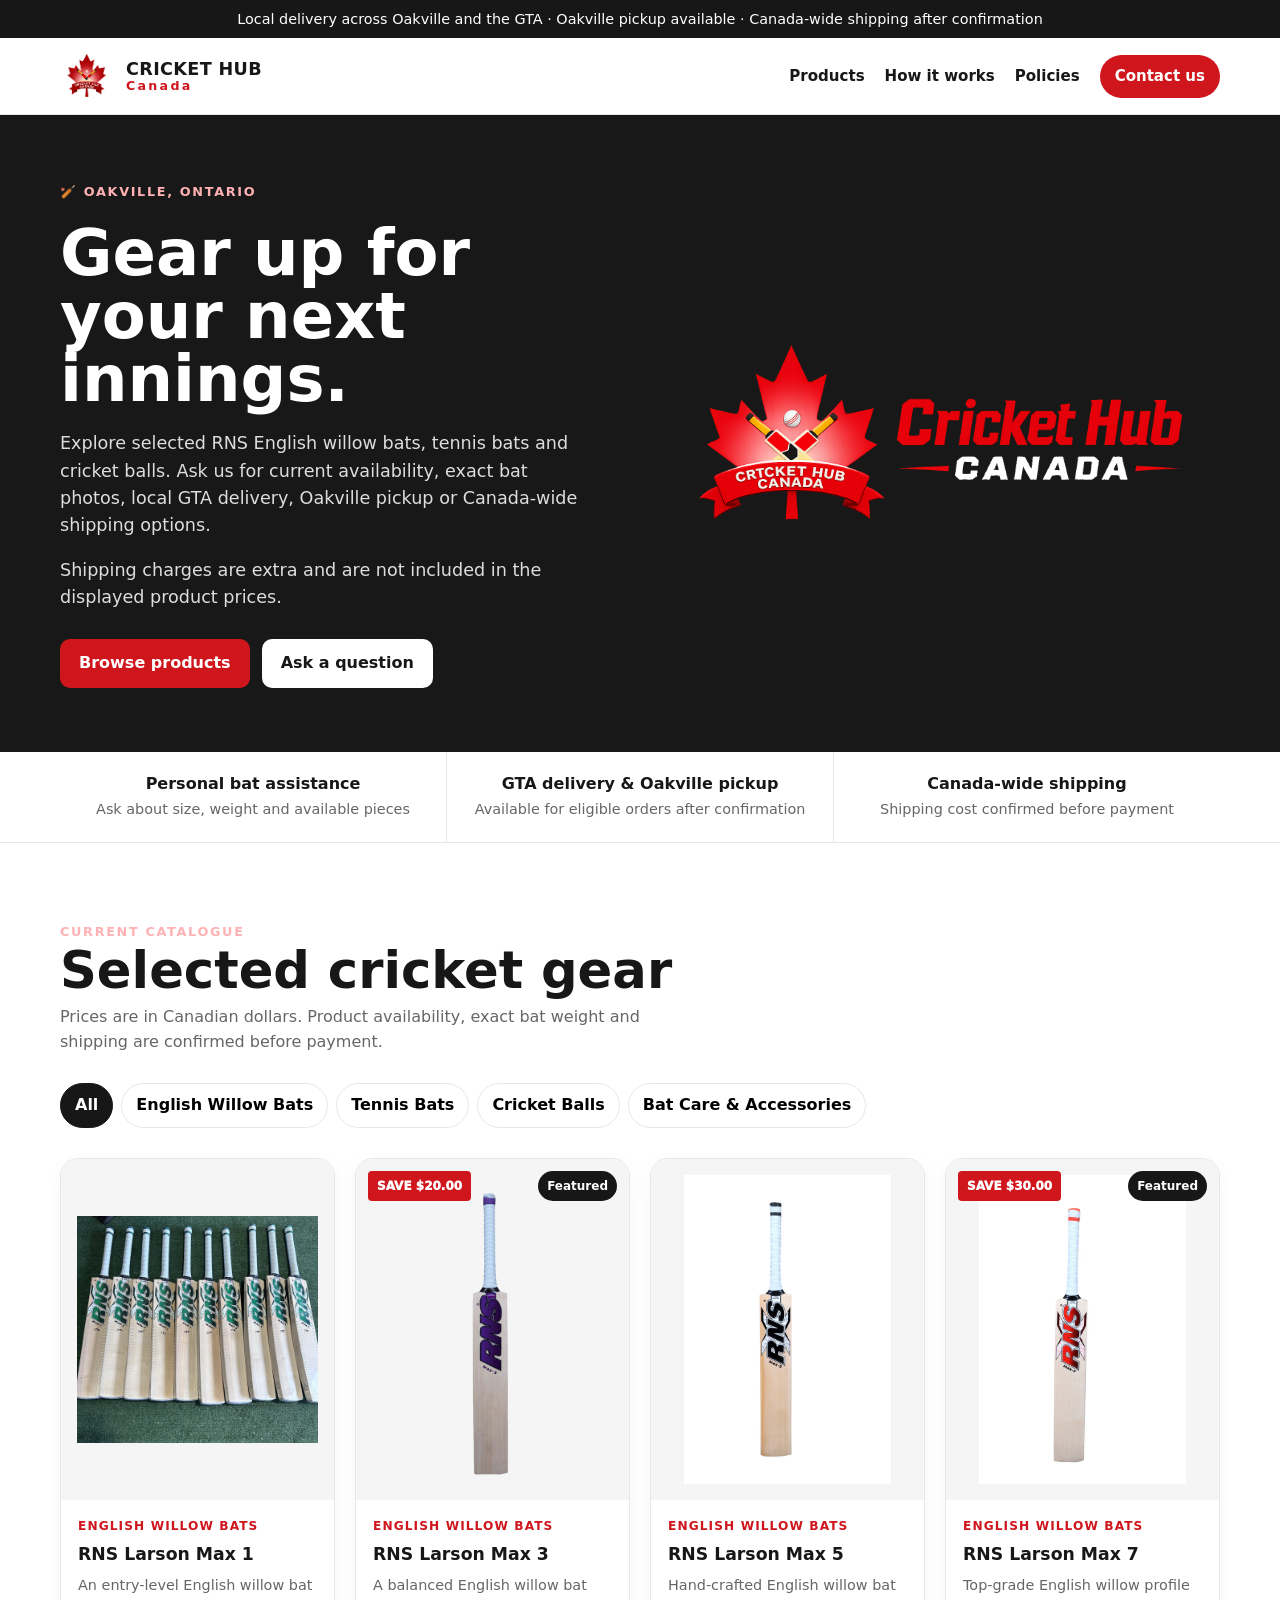
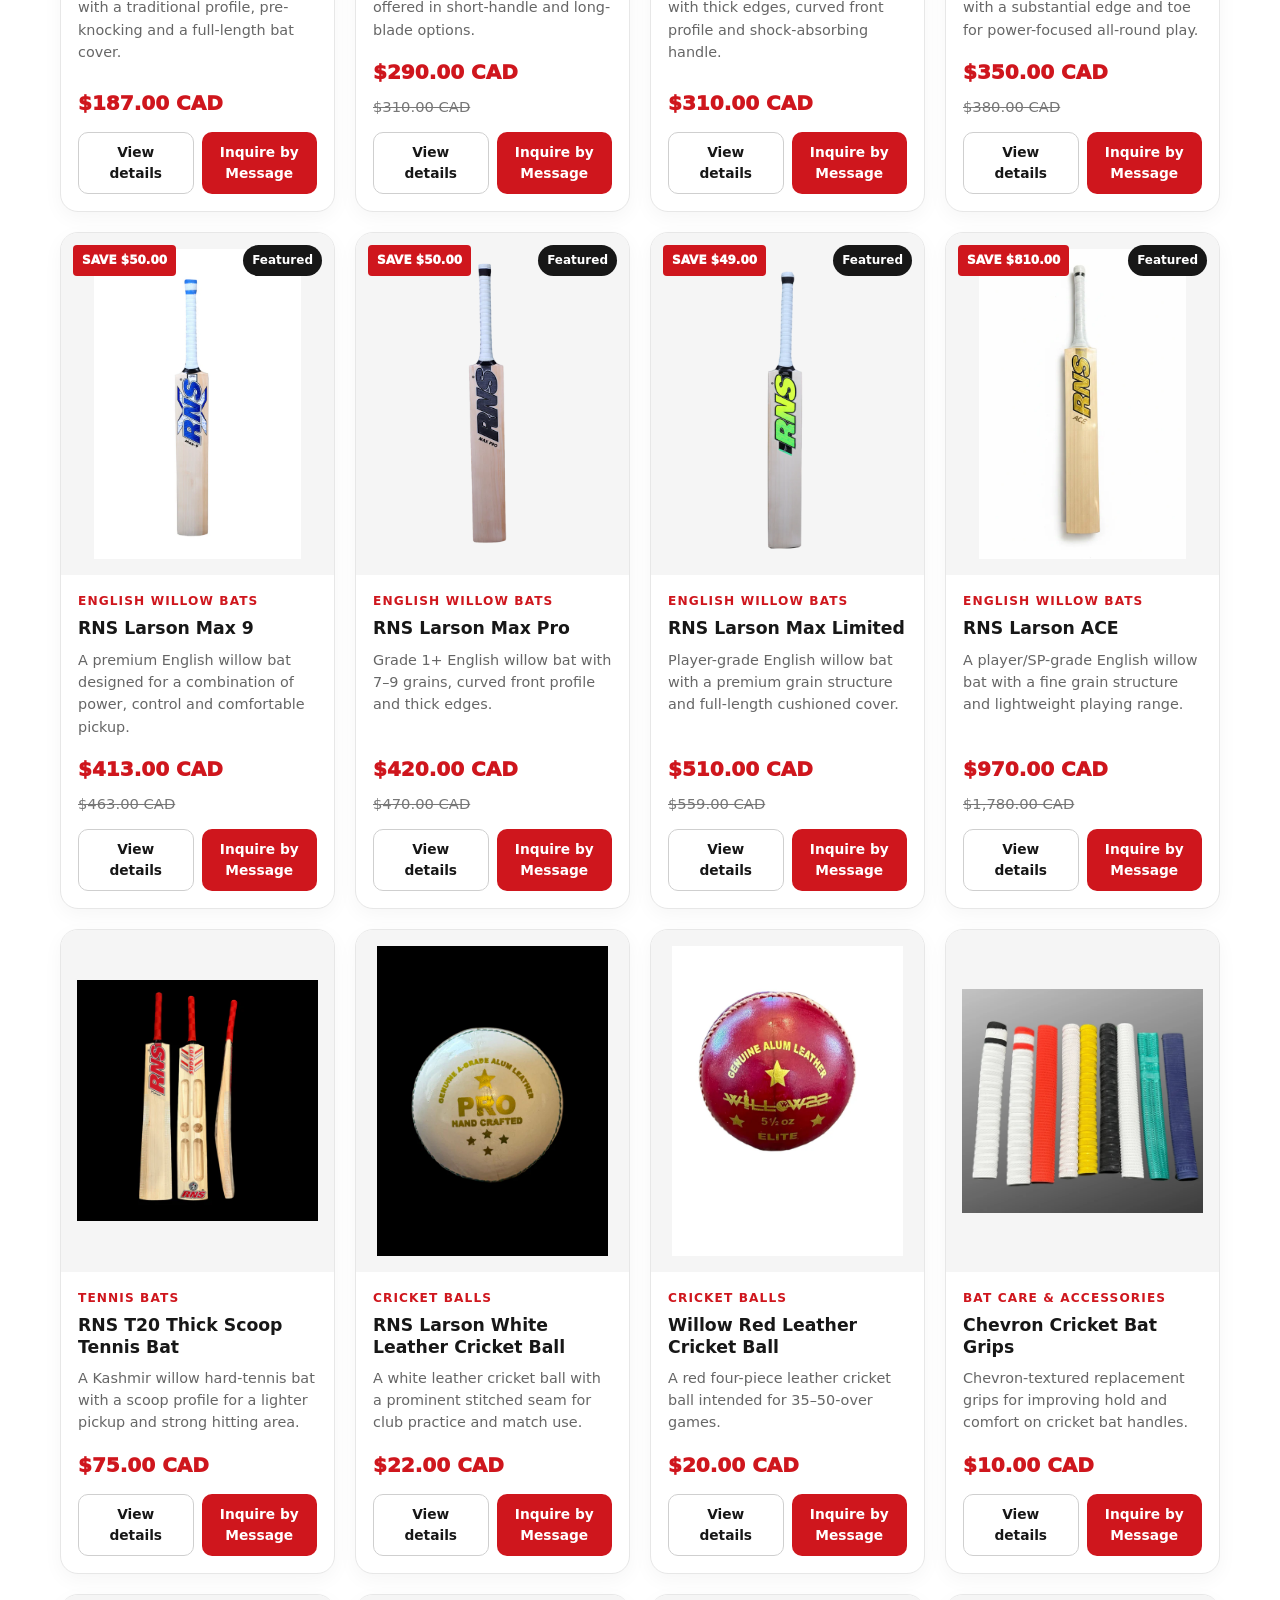
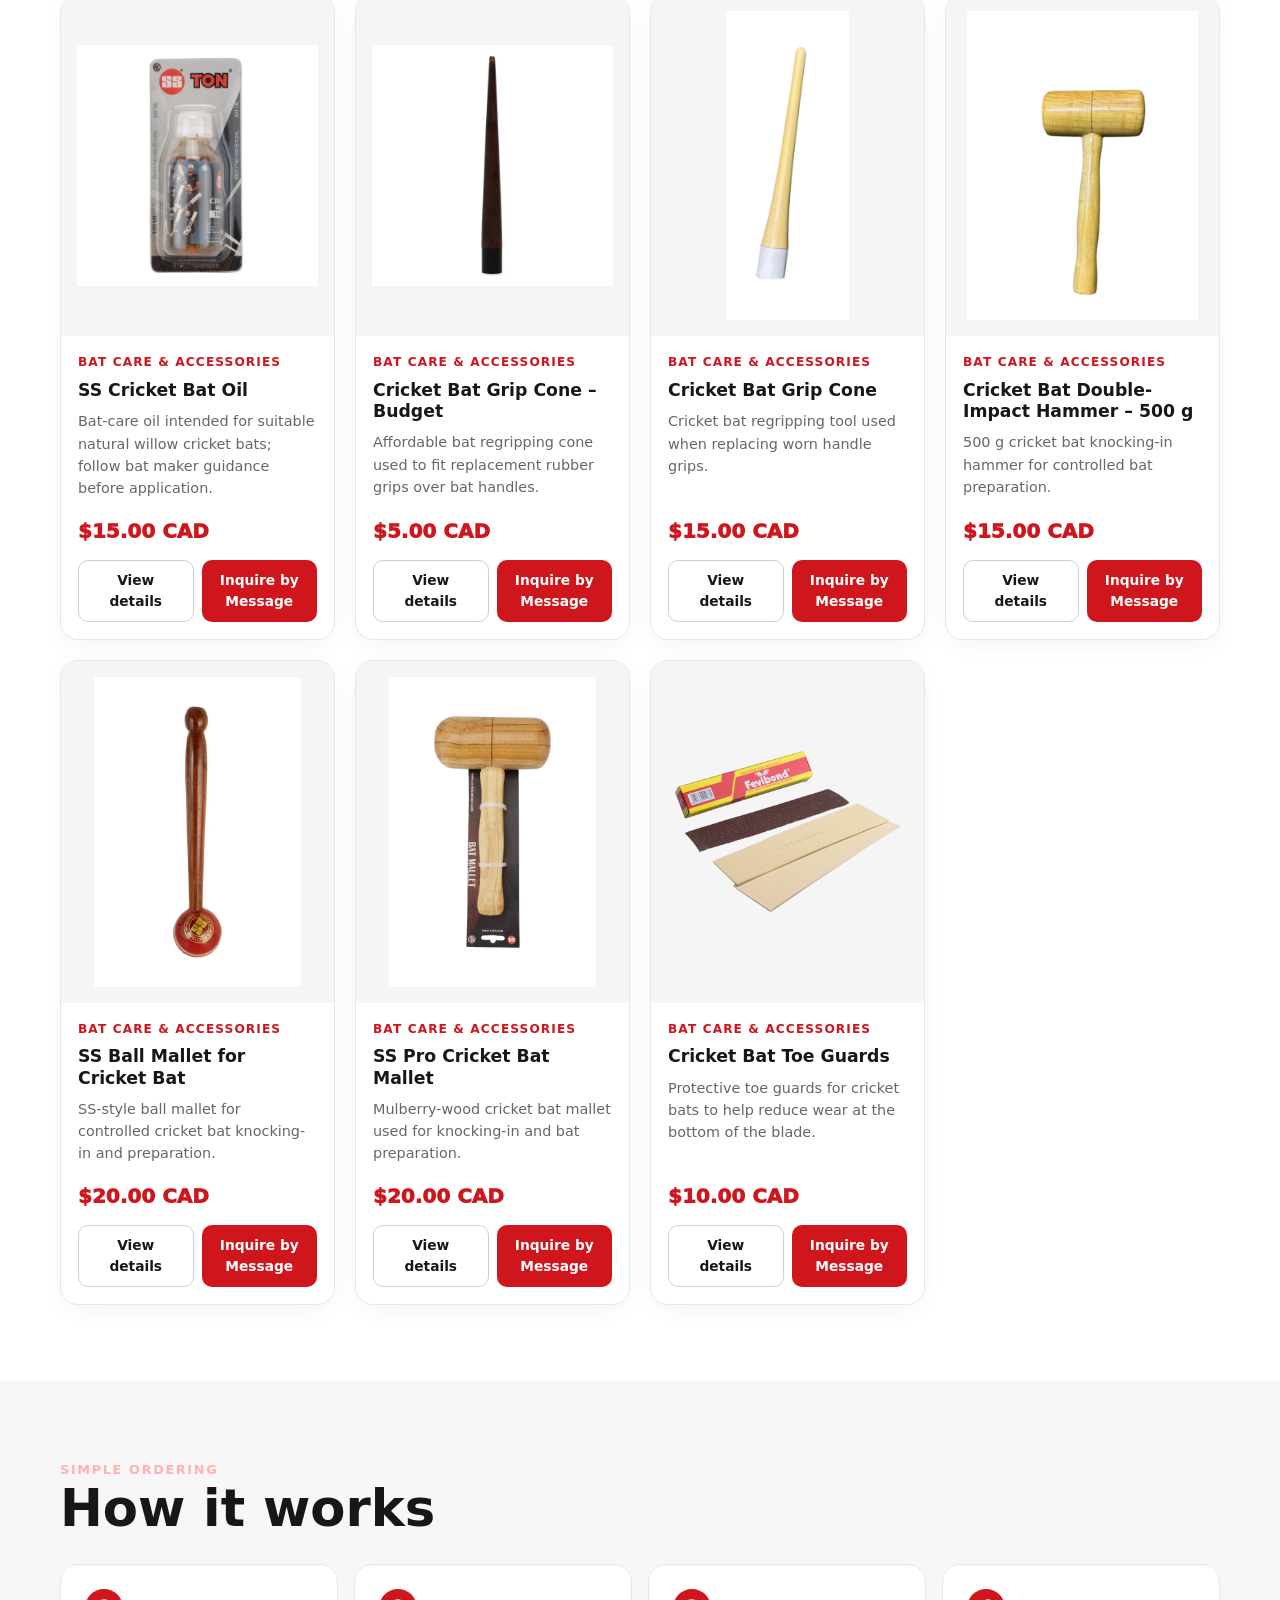
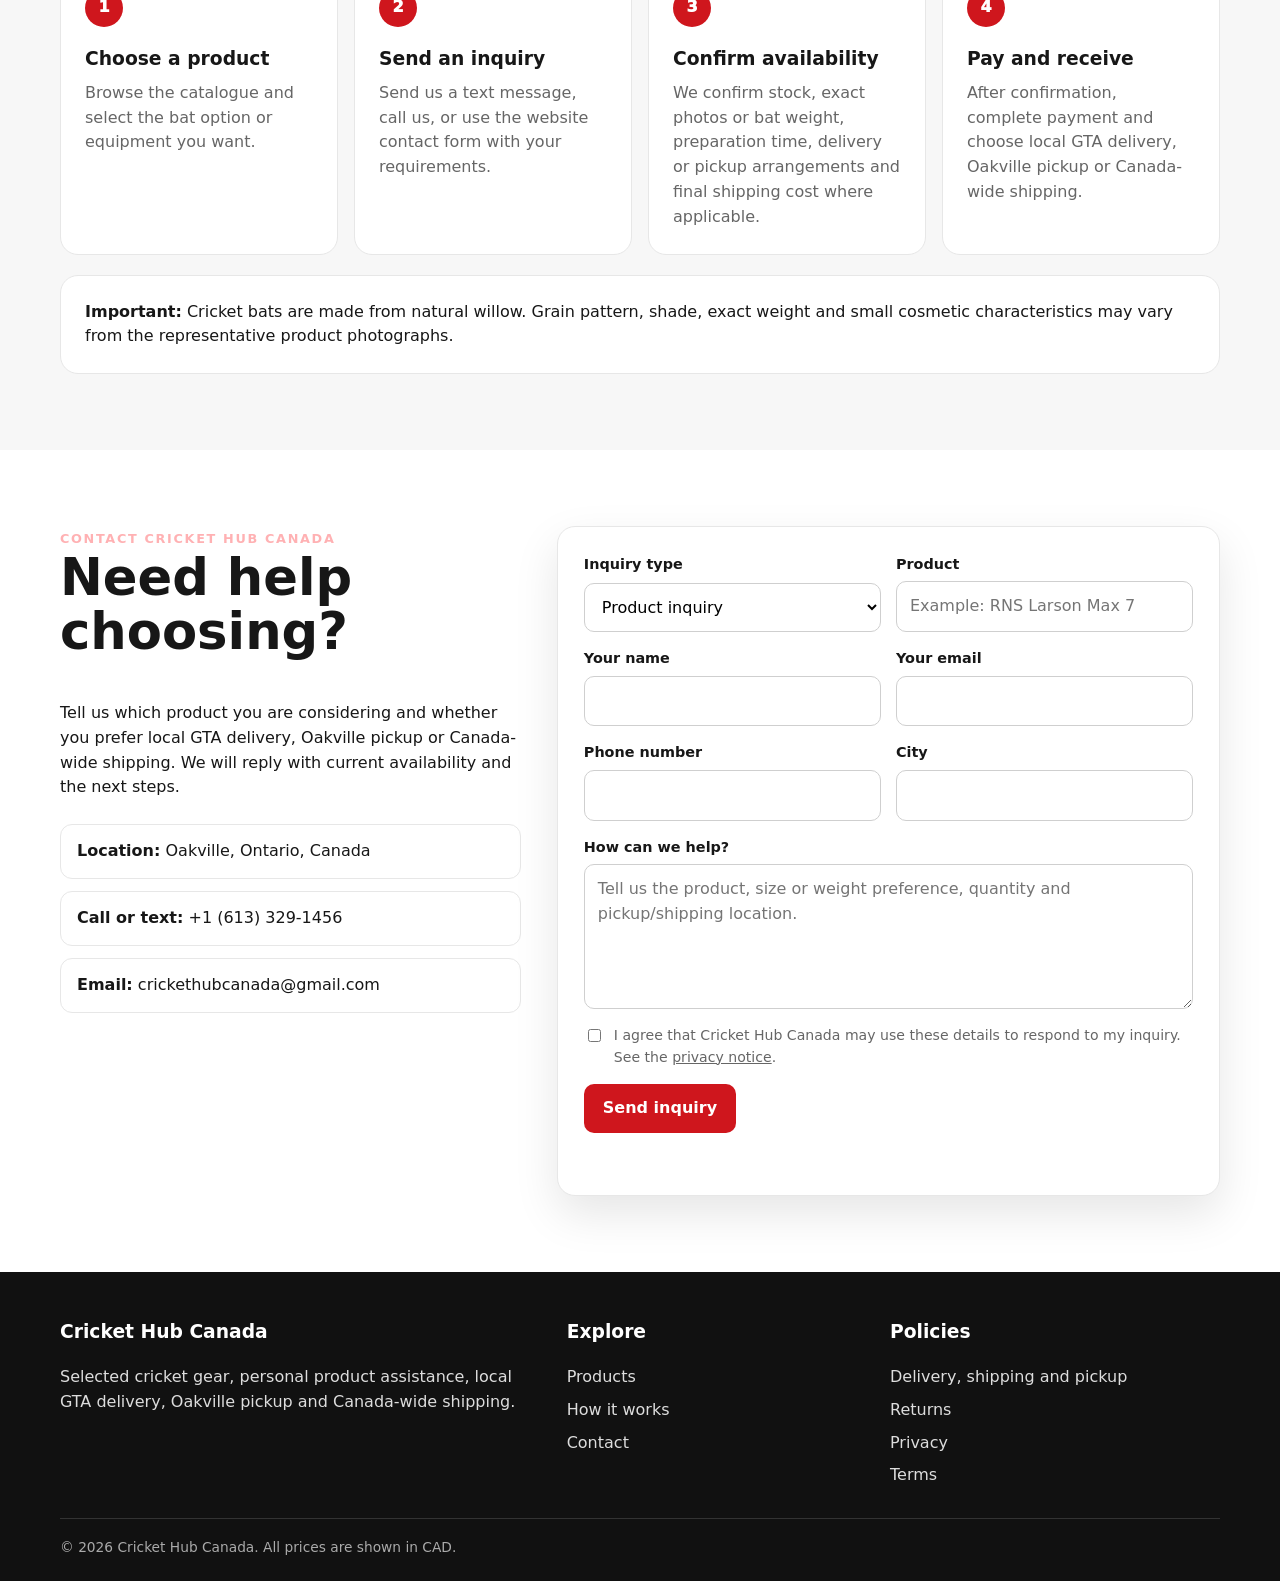
<file: index.html>
<!doctype html>
<html lang="en-CA">
<head>
  <meta charset="utf-8">
  <meta name="viewport" content="width=device-width, initial-scale=1">
  <title>Cricket Hub Canada | RNS Cricket Bats & Gear</title>
  <meta name="description" content="Shop selected RNS cricket bats, English willow bats, tennis bats and cricket balls from Cricket Hub Canada. Local delivery across Oakville and the GTA, Oakville pickup and Canada-wide shipping available.">
  <meta name="theme-color" content="#cf161d">
  <meta property="og:title" content="Cricket Hub Canada">
 <meta property="og:description" content="Quality cricket bats and gear with local delivery across Oakville and the GTA, Oakville pickup and Canada-wide shipping.">
  <meta property="og:type" content="website">
  <meta property="og:image" content="assets/images/brand/hero-banner.png">
  <link rel="icon" href="assets/images/brand/icon-192.png">
  <link rel="manifest" href="site.webmanifest">
  <link rel="stylesheet" href="assets/css/styles.css?v=4">
</head>
<body>
  <a class="skip-link" href="#main">Skip to content</a>
  <div class="announcement">
    Local delivery across Oakville and the GTA · Oakville pickup available · Canada-wide shipping after confirmation
  </div>
  <header class="site-header">
    <div class="container nav">
      <a class="brand" href="./" aria-label="Cricket Hub Canada home">
        <img src="assets/images/brand/logo.png" alt="">
        <span class="brand-text"><strong>Cricket Hub</strong><span>Canada</span></span>
      </a>
      <button class="menu-toggle" id="menu-toggle" type="button" aria-controls="nav-links" aria-expanded="false" aria-label="Open menu">☰</button>
      <nav class="nav-links" id="nav-links" aria-label="Main navigation">
        <a href="#products">Products</a>
        <a href="#how-it-works">How it works</a>
        <a href="policies.html">Policies</a>
        <a href="#contact" class="nav-cta">Contact us</a>
      </nav>
    </div>
  </header>

  <main id="main">
    <section class="hero">
      <div class="container hero-grid">
        <div class="hero-copy">
          <span class="eyebrow">🏏 Oakville, Ontario</span>
          <h1>Gear up for your next innings.</h1>
          <p>
            Explore selected RNS English willow bats, tennis bats and cricket balls.
            Ask us for current availability, exact bat photos, local GTA delivery,
            Oakville pickup or Canada-wide shipping options.
          </p>
		  <p class="shipping-disclaimer">
			Shipping charges are extra and are not included in the displayed product prices.
		  </p>
          <div class="hero-actions">
            <a class="btn btn-primary" href="#products">Browse products</a>
            <a class="btn btn-light" href="#contact">Ask a question</a>
          </div>
        </div>
        <div class="hero-media">
          <img src="assets/images/brand/hero-banner.png" alt="Cricket Hub Canada banner">
        </div>
      </div>
    </section>

    <section class="trust-strip" aria-label="Store benefits">
      <div class="container trust-grid">
        <div class="trust-item"><strong>Personal bat assistance</strong><span>Ask about size, weight and available pieces</span></div>
        <div class="trust-item">
          <strong>GTA delivery & Oakville pickup</strong>
          <span>Available for eligible orders after confirmation</span>
        </div>

        <div class="trust-item">
          <strong>Canada-wide shipping</strong>
          <span>Shipping cost confirmed before payment</span>
        </div>
      </div>
    </section>

    <section class="section" id="products">
      <div class="container">
        <div class="section-heading">
          <div>
            <span class="eyebrow">Current catalogue</span>
            <h2>Selected cricket gear</h2>
            <p>Prices are in Canadian dollars. Product availability, exact bat weight and shipping are confirmed before payment.</p>
          </div>
        </div>
        <div class="filters" id="filters" aria-label="Product categories"></div>
        <div class="product-grid" id="product-grid"></div>
      </div>
    </section>

    <section class="section section-soft" id="how-it-works">
      <div class="container">
        <div class="section-heading">
          <div>
            <span class="eyebrow">Simple ordering</span>
            <h2>How it works</h2>
          </div>
        </div>
        <div class="how-grid">
          <article class="how-card"><h3>Choose a product</h3><p>Browse the catalogue and select the bat option or equipment you want.</p></article>
          <article class="how-card"><h3>Send an inquiry</h3><p>Send us a text message, call us, or use the website contact form with your requirements.</p></article>
          <article class="how-card">
            <h3>Confirm availability</h3>
            <p>
              We confirm stock, exact photos or bat weight, preparation time,
              delivery or pickup arrangements and final shipping cost where applicable.
            </p>
          </article>
          <article class="how-card">
            <h3>Pay and receive</h3>
            <p>
              After confirmation, complete payment and choose local GTA delivery,
              Oakville pickup or Canada-wide shipping.
            </p>
          </article>
        </div>
        <div class="note-card" style="margin-top:20px">
          <strong>Important:</strong> Cricket bats are made from natural willow. Grain pattern, shade, exact weight and small cosmetic characteristics may vary from the representative product photographs.
        </div>
      </div>
    </section>

    <section class="section" id="contact">
      <div class="container contact-grid">
        <div class="contact-copy">
          <span class="eyebrow">Contact Cricket Hub Canada</span>
          <h2>Need help choosing?</h2>
          <p>
            Tell us which product you are considering and whether you prefer local GTA
            delivery, Oakville pickup or Canada-wide shipping. We will reply with current
            availability and the next steps.
          </p>
          <div class="contact-list">
            <div><strong>Location:</strong> <span data-location></span></div>
            <a data-phone-link href="#"><strong>Call or text:</strong> <span data-phone></span></a>
            <a data-email-link href="#"><strong>Email:</strong> <span data-email></span></a>
            <a data-instagram href="#" target="_blank" rel="noopener"><strong>Instagram:</strong> Visit our page</a>
          </div>
        </div>

        <form class="contact-form" id="contact-form" method="post" target="contact-submit-frame">
          <div class="form-grid">
            <div class="field">
              <label for="inquiry-type">Inquiry type</label>
              <select id="inquiry-type" name="inquiry_type" required>
                <option value="Product inquiry">Product inquiry</option>
                <option value="Order request">Order request</option>
                <option value="Shipping question">Shipping question</option>
                <option value="Club or team inquiry">Club or team inquiry</option>
                <option value="General question">General question</option>
              </select>
            </div>
            <div class="field">
              <label for="product">Product</label>
              <input id="product" name="product" type="text" placeholder="Example: RNS Larson Max 7">
            </div>
            <div class="field">
              <label for="name">Your name</label>
              <input id="name" name="name" type="text" autocomplete="name" required>
            </div>
            <div class="field">
              <label for="email">Your email</label>
              <input id="email" name="email" type="email" autocomplete="email" required>
            </div>
            <div class="field">
              <label for="phone">Phone number</label>
              <input id="phone" name="phone" type="tel" autocomplete="tel">
            </div>
            <div class="field">
              <label for="city">City</label>
              <input id="city" name="city" type="text" autocomplete="address-level2">
            </div>
            <div class="field full">
              <label for="message">How can we help?</label>
              <textarea id="message" name="message" required placeholder="Tell us the product, size or weight preference, quantity and pickup/shipping location."></textarea>
            </div>
          </div>
          <div class="hp-field" aria-hidden="true">
            <label for="website">Leave this blank</label>
            <input id="website" name="website" type="text" tabindex="-1" autocomplete="off">
          </div>
          <input type="hidden" name="page_url" value="">
          <label class="checkbox-row">
            <input type="checkbox" name="consent" value="yes" required>
            <span>I agree that Cricket Hub Canada may use these details to respond to my inquiry. See the <a href="policies.html#privacy">privacy notice</a>.</span>
          </label>
          <button class="btn btn-primary" type="submit">Send inquiry</button>
          <p class="form-status" id="form-status" role="status" aria-live="polite"></p>
          <iframe id="contact-submit-frame" name="contact-submit-frame" title="Contact form response" hidden></iframe>
        </form>
      </div>
    </section>
  </main>

  <footer class="site-footer">
    <div class="container">
      <div class="footer-grid">
        <div>
          <h3>Cricket Hub Canada</h3>
          <p>
            Selected cricket gear, personal product assistance, local GTA delivery,
            Oakville pickup and Canada-wide shipping.
          </p>
        </div>
        <div>
          <h3>Explore</h3>
          <div class="footer-links">
            <a href="#products">Products</a>
            <a href="#how-it-works">How it works</a>
            <a href="#contact">Contact</a>
          </div>
        </div>
        <div>
          <h3>Policies</h3>
          <div class="footer-links">
            <a href="policies.html#shipping">Delivery, shipping and pickup</a>
            <a href="policies.html#returns">Returns</a>
            <a href="policies.html#privacy">Privacy</a>
            <a href="policies.html#terms">Terms</a>
          </div>
        </div>
      </div>
      <div class="footer-bottom">© <span id="year"></span> Cricket Hub Canada. All prices are shown in CAD.</div>
    </div>
  </footer>

  <div class="modal" id="product-modal" aria-hidden="true" role="dialog" aria-modal="true" aria-label="Product details">
    <div class="modal-dialog">
      <button class="modal-close" id="modal-close" type="button" aria-label="Close product details">×</button>
      <div class="modal-content" id="modal-body"></div>
    </div>
  </div>
  
  <script src="assets/js/config.js?v=2"></script>
  <script src="assets/js/products.js?v=2"></script>
  <script src="assets/js/app.js?v=2"></script>
</body>
</html>
</file>
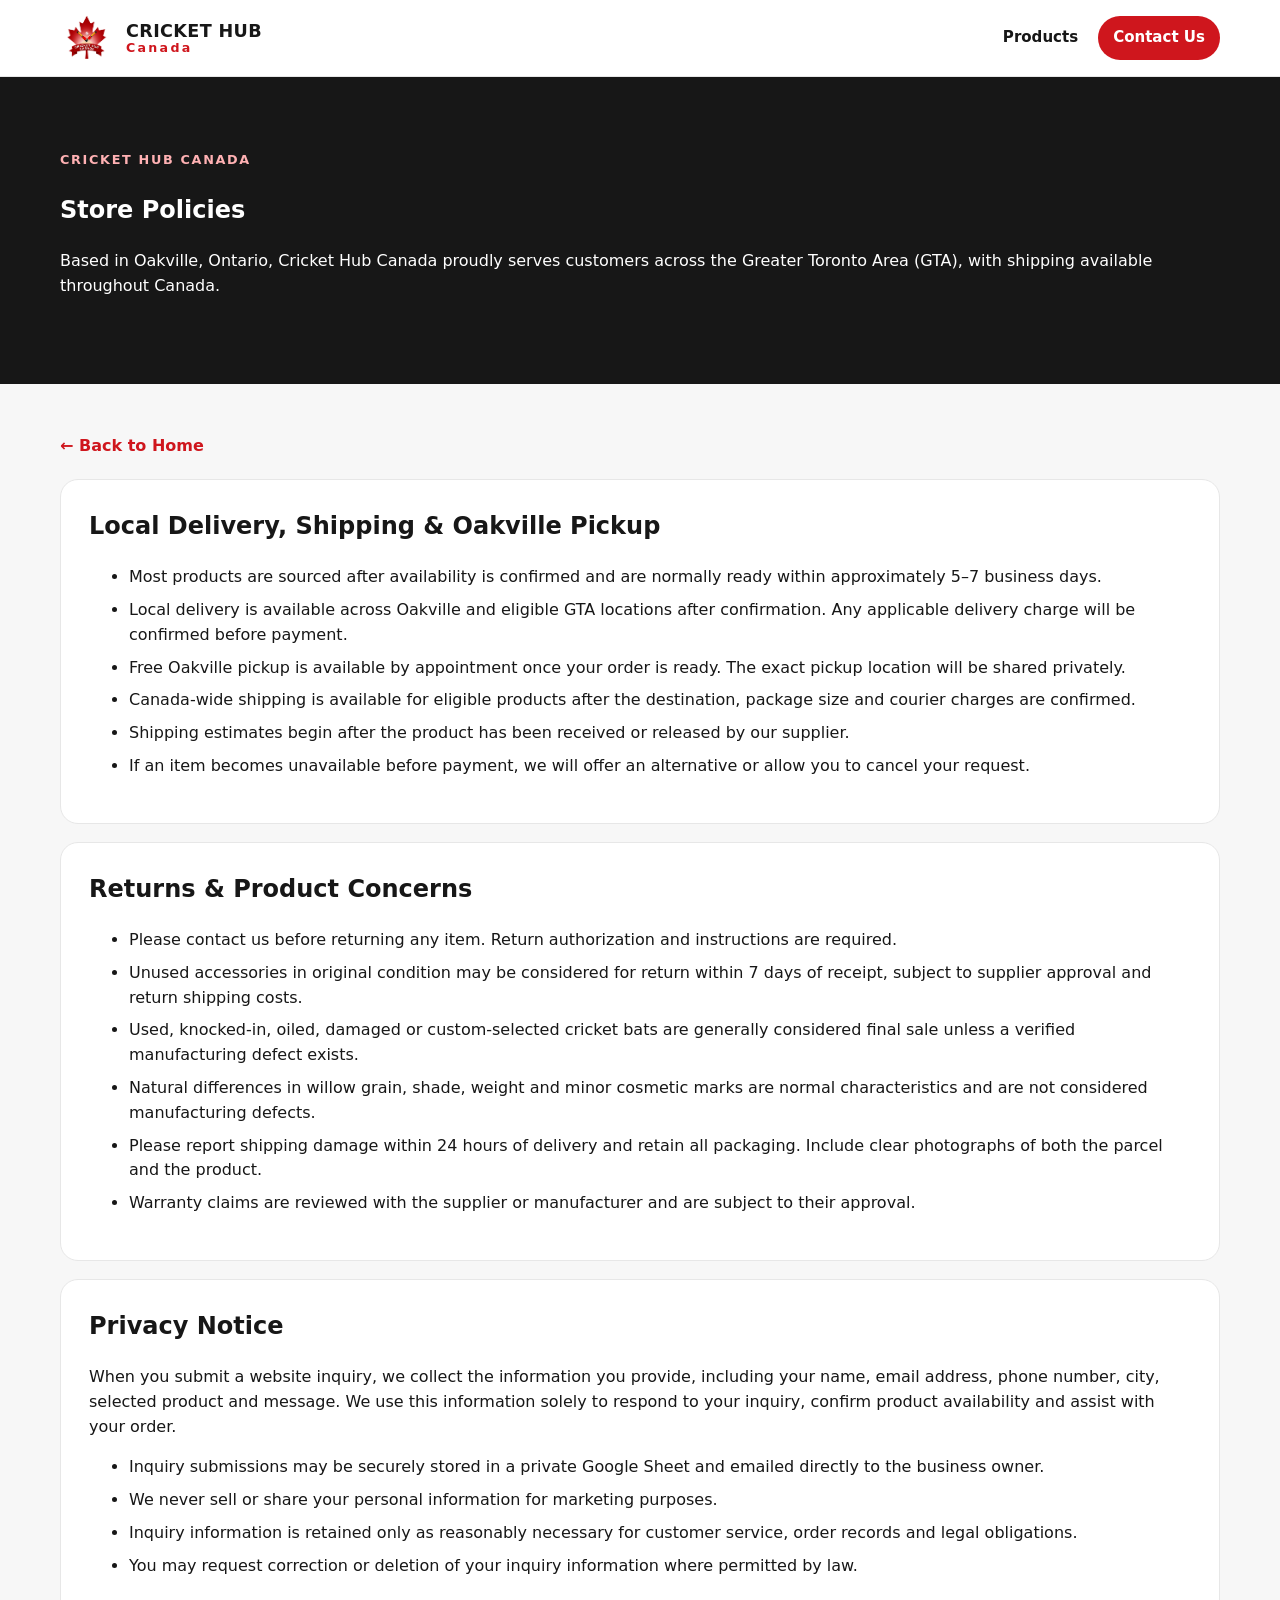
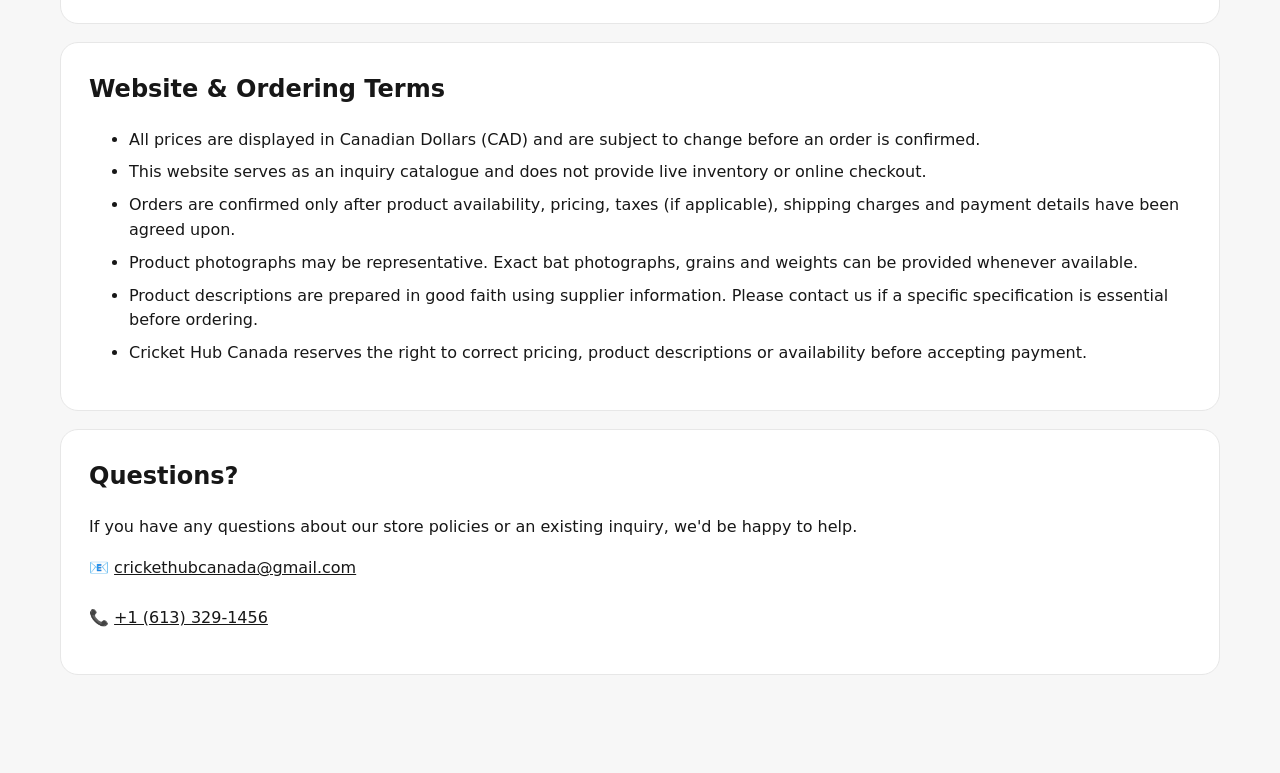
<file: policies.html>
<!doctype html>
<html lang="en-CA">
<head>
  <meta charset="utf-8">
  <meta name="viewport" content="width=device-width, initial-scale=1">
  <title>Shipping, Returns & Store Policies | Cricket Hub Canada</title>
  <meta name="description" content="Learn about shipping, local delivery across the GTA, Oakville pickup, returns, privacy and ordering policies for Cricket Hub Canada.">
  <link rel="icon" href="assets/images/brand/icon-192.png">
  <link rel="stylesheet" href="assets/css/styles.css">
</head>
<body class="policy-page">

<header class="site-header">
  <div class="container nav">
    <a class="brand" href="./">
      <img src="assets/images/brand/logo.png" alt="Cricket Hub Canada">
      <span class="brand-text">
        <strong>Cricket Hub</strong>
        <span>Canada</span>
      </span>
    </a>

    <nav class="nav-links" style="display:flex;position:static;border:0;padding:0">
      <a href="./#products">Products</a>
      <a href="./#contact" class="nav-cta">Contact Us</a>
    </nav>
  </div>
</header>

<main>

<section class="policy-hero">
  <div class="container">
    <span class="eyebrow">Cricket Hub Canada</span>
    <h1>Store Policies</h1>
      <p>
        Based in Oakville, Ontario, Cricket Hub Canada proudly serves customers across the Greater Toronto Area (GTA), with shipping available throughout Canada.
      </p>
  </div>
</section>

<div class="container policy-content">

<a class="back-link" href="./">
← Back to Home
</a>

<section class="policy-card" id="shipping">

<h2>Local Delivery, Shipping & Oakville Pickup</h2>

<ul>

<li>
Most products are sourced after availability is confirmed and are normally ready within approximately 5–7 business days.
</li>

<li>
  Local delivery is available across Oakville and eligible GTA locations after confirmation. Any applicable delivery charge will be confirmed before payment.
</li>

<li>
Free Oakville pickup is available by appointment once your order is ready. The exact pickup location will be shared privately.
</li>

<li>
Canada-wide shipping is available for eligible products after the destination, package size and courier charges are confirmed.
</li>

<li>
Shipping estimates begin after the product has been received or released by our supplier.
</li>

<li>
If an item becomes unavailable before payment, we will offer an alternative or allow you to cancel your request.
</li>

</ul>

</section>

<section class="policy-card" id="returns">

<h2>Returns & Product Concerns</h2>

<ul>

<li>
Please contact us before returning any item. Return authorization and instructions are required.
</li>

<li>
Unused accessories in original condition may be considered for return within 7 days of receipt, subject to supplier approval and return shipping costs.
</li>

<li>
Used, knocked-in, oiled, damaged or custom-selected cricket bats are generally considered final sale unless a verified manufacturing defect exists.
</li>

<li>
Natural differences in willow grain, shade, weight and minor cosmetic marks are normal characteristics and are not considered manufacturing defects.
</li>

<li>
Please report shipping damage within 24 hours of delivery and retain all packaging. Include clear photographs of both the parcel and the product.
</li>

<li>
Warranty claims are reviewed with the supplier or manufacturer and are subject to their approval.
</li>

</ul>

</section>

<section class="policy-card" id="privacy">

<h2>Privacy Notice</h2>

<p>
When you submit a website inquiry, we collect the information you provide, including your name, email address, phone number, city, selected product and message. We use this information solely to respond to your inquiry, confirm product availability and assist with your order.
</p>

<ul>

<li>
Inquiry submissions may be securely stored in a private Google Sheet and emailed directly to the business owner.
</li>

<li>
We never sell or share your personal information for marketing purposes.
</li>

<li>
Inquiry information is retained only as reasonably necessary for customer service, order records and legal obligations.
</li>

<li>
You may request correction or deletion of your inquiry information where permitted by law.
</li>

</ul>

</section>

<section class="policy-card" id="terms">

<h2>Website & Ordering Terms</h2>

<ul>

<li>
All prices are displayed in Canadian Dollars (CAD) and are subject to change before an order is confirmed.
</li>

<li>
This website serves as an inquiry catalogue and does not provide live inventory or online checkout.
</li>

<li>
Orders are confirmed only after product availability, pricing, taxes (if applicable), shipping charges and payment details have been agreed upon.
</li>

<li>
Product photographs may be representative. Exact bat photographs, grains and weights can be provided whenever available.
</li>

<li>
Product descriptions are prepared in good faith using supplier information. Please contact us if a specific specification is essential before ordering.
</li>

<li>
Cricket Hub Canada reserves the right to correct pricing, product descriptions or availability before accepting payment.
</li>

</ul>

</section>

<section class="policy-card">

<h2>Questions?</h2>

<p>
If you have any questions about our store policies or an existing inquiry, we'd be happy to help.
</p>

<p>

📧
<a href="mailto:crickethubcanada@gmail.com">
crickethubcanada@gmail.com
</a>

<br><br>

📞
<a href="tel:+16133291456">
+1 (613) 329-1456
</a>

</p>

</section>

</div>

</main>

</body>
</html>
</file>
<file: assets/css/styles.css>
:root {
  --red: #cf161d;
  --red-dark: #9f0e13;
  --ink: #171717;
  --muted: #666;
  --line: #e7e7e7;
  --soft: #f7f7f7;
  --white: #fff;
  --success: #146c43;
  --warning: #8a5600;
  --shadow: 0 18px 45px rgba(0,0,0,.10);
  --radius: 18px;
}
* { box-sizing: border-box; }
html { scroll-behavior: smooth; }
body {
  margin: 0;
  font-family: Inter, ui-sans-serif, system-ui, -apple-system, BlinkMacSystemFont, "Segoe UI", sans-serif;
  color: var(--ink);
  background: var(--white);
  line-height: 1.55;
}
body.modal-open { overflow: hidden; }
img { display: block; max-width: 100%; }
a { color: inherit; }
button, input, select, textarea { font: inherit; }
button { cursor: pointer; }
.container { width: min(1160px, calc(100% - 32px)); margin: 0 auto; }
.skip-link {
  position: absolute; left: -9999px; top: 8px; z-index: 2000;
  background: #fff; padding: 10px 14px; border-radius: 8px;
}
.skip-link:focus { left: 12px; }
.announcement {
  background: var(--ink); color: #fff; font-size: .9rem; text-align: center;
  padding: 8px 16px;
}
.site-header {
  position: sticky; top: 0; z-index: 1000;
  background: rgba(255,255,255,.96);
  border-bottom: 1px solid var(--line);
  backdrop-filter: blur(10px);
}
.nav {
  min-height: 76px; display: flex; align-items: center; justify-content: space-between; gap: 20px;
}
.brand { display: inline-flex; align-items: center; gap: 12px; text-decoration: none; font-weight: 900; }
.brand img { width: 54px; height: 54px; object-fit: contain; }
.brand-text { display: flex; flex-direction: column; line-height: 1.05; }
.brand-text strong { font-size: 1.1rem; text-transform: uppercase; letter-spacing: .02em; }
.brand-text span { color: var(--red); font-size: .79rem; font-weight: 800; letter-spacing: .18em; }
.nav-links { display: flex; align-items: center; gap: 20px; }
.nav-links a { text-decoration: none; font-weight: 700; font-size: .94rem; }
.nav-links a:hover { color: var(--red); }
.nav-cta { background: var(--red); color: #fff !important; padding: 10px 15px; border-radius: 999px; }
.menu-toggle { display: none; border: 0; background: transparent; font-size: 1.6rem; }
.hero { background: #181818; color: #fff; }
.hero-grid { display: grid; grid-template-columns: 1.08fr .92fr; align-items: center; min-height: 520px; }
.hero-copy { padding: 64px 0; }
.eyebrow {
  display: inline-flex; align-items: center; gap: 8px; color: #ffb1b3; font-weight: 900;
  text-transform: uppercase; letter-spacing: .13em; font-size: .8rem;
}
.hero h1 { font-size: clamp(2.45rem, 5vw, 5rem); line-height: .98; margin: 18px 0 20px; max-width: 720px; }
.hero p { font-size: 1.1rem; color: #ddd; max-width: 620px; }
.hero-actions { display: flex; flex-wrap: wrap; gap: 12px; margin-top: 28px; }
.btn {
  display: inline-flex; align-items: center; justify-content: center; gap: 8px;
  min-height: 46px; padding: 11px 18px; border-radius: 10px; border: 1px solid transparent;
  text-decoration: none; font-weight: 850; transition: .2s ease;
}
.btn:hover { transform: translateY(-1px); }
.btn-primary { background: var(--red); color: #fff; }
.btn-primary:hover { background: var(--red-dark); }
.btn-light { background: #fff; color: var(--ink); }
.btn-outline { background: transparent; color: var(--ink); border-color: #cfcfcf; }
.btn-outline:hover { border-color: var(--red); color: var(--red); }
.btn-dark { background: var(--ink); color: #fff; }
.hero-media { align-self: stretch; display: flex; align-items: center; justify-content: center; overflow: hidden; }
.hero-media img { width: 100%; height: 100%; object-fit: cover; object-position: center; }
.trust-strip { border-bottom: 1px solid var(--line); background: #fff; }
.trust-grid { display: grid; grid-template-columns: repeat(3, 1fr); gap: 1px; background: var(--line); }
.trust-item { background: #fff; padding: 20px; text-align: center; }
.trust-item strong { display: block; }
.trust-item span { color: var(--muted); font-size: .9rem; }
.section { padding: 76px 0; }
.section-soft { background: var(--soft); }
.section-heading { display: flex; justify-content: space-between; align-items: end; gap: 24px; margin-bottom: 28px; }
.section-heading h2 { font-size: clamp(2rem, 4vw, 3.2rem); margin: 0; line-height: 1.05; }
.section-heading p { color: var(--muted); max-width: 600px; margin: 8px 0 0; }
.filters { display: flex; gap: 8px; flex-wrap: wrap; margin: 24px 0 30px; }
.filter-btn {
  border: 1px solid var(--line); border-radius: 999px; background: #fff; padding: 9px 14px;
  font-weight: 800;
}
.filter-btn.active, .filter-btn:hover { background: var(--ink); color: #fff; border-color: var(--ink); }
.product-grid { display: grid; grid-template-columns: repeat(4, 1fr); gap: 20px; }
.product-card {
  border: 1px solid var(--line); border-radius: var(--radius); overflow: hidden; background: #fff;
  box-shadow: 0 6px 20px rgba(0,0,0,.04); display: flex; flex-direction: column;
}
.product-image-wrap { position: relative; background: #f5f5f5; aspect-ratio: 4/5; overflow: hidden; }
.product-image-wrap img { width: 100%; height: 100%; object-fit: contain; padding: 16px; transition: transform .25s ease; }
.product-card:hover .product-image-wrap img { transform: scale(1.025); }
.badge {
  position: absolute; left: 12px; top: 12px; background: var(--red); color: #fff;
  font-size: .75rem; font-weight: 900; padding: 6px 9px; border-radius: 999px;
}
.product-body { padding: 17px; display: flex; flex-direction: column; flex: 1; }
.product-category { color: var(--red); font-size: .76rem; font-weight: 900; text-transform: uppercase; letter-spacing: .09em; }
.product-card h3 { margin: 8px 0 9px; font-size: 1.08rem; line-height: 1.22; }
.product-short { color: var(--muted); font-size: .9rem; margin: 0 0 16px; flex: 1; }
.product-price { font-size: 1.25rem; font-weight: 950; margin-bottom: 13px; }
.product-actions { display: grid; grid-template-columns: 1fr 1fr; gap: 8px; }
.product-actions .btn { padding: 9px 10px; min-height: 42px; font-size: .86rem; }
.note-card {
  padding: 24px; border-radius: var(--radius); background: #fff; border: 1px solid var(--line);
}
.how-grid { display: grid; grid-template-columns: repeat(4, 1fr); gap: 16px; counter-reset: steps; }
.how-card { padding: 24px; border: 1px solid var(--line); border-radius: var(--radius); background: #fff; }
.how-card::before {
  counter-increment: steps; content: counter(steps);
  width: 38px; height: 38px; display: grid; place-items: center; border-radius: 50%;
  background: var(--red); color: #fff; font-weight: 950; margin-bottom: 17px;
}
.how-card h3 { margin: 0 0 8px; }
.how-card p { color: var(--muted); margin: 0; }
.contact-grid { display: grid; grid-template-columns: .82fr 1.18fr; gap: 36px; align-items: start; }
.contact-copy h2 { font-size: clamp(2rem, 4vw, 3.2rem); margin-top: 0; line-height: 1.05; }
.contact-list { display: grid; gap: 12px; margin-top: 24px; }
.contact-list a, .contact-list div {
  border: 1px solid var(--line); background: #fff; padding: 14px 16px; border-radius: 12px; text-decoration: none;
}
.contact-form {
  background: #fff; border: 1px solid var(--line); border-radius: var(--radius); padding: 26px;
  box-shadow: var(--shadow);
}
.form-grid { display: grid; grid-template-columns: 1fr 1fr; gap: 15px; }
.field { display: grid; gap: 6px; }
.field.full { grid-column: 1 / -1; }
.field label { font-weight: 800; font-size: .9rem; }
.field input, .field select, .field textarea {
  width: 100%; border: 1px solid #cfcfcf; border-radius: 10px; padding: 12px 13px; background: #fff;
}
.field textarea { min-height: 145px; resize: vertical; }
.field input:focus, .field select:focus, .field textarea:focus { outline: 3px solid rgba(207,22,29,.15); border-color: var(--red); }
.checkbox-row { display: flex; align-items: flex-start; gap: 10px; margin: 16px 0; font-size: .88rem; color: var(--muted); }
.checkbox-row input { margin-top: 4px; }
.form-status { min-height: 24px; font-weight: 800; margin: 12px 0 0; }
.form-status.success { color: var(--success); }
.form-status.warning { color: var(--warning); }
.hp-field { position: absolute !important; left: -10000px !important; width: 1px !important; height: 1px !important; overflow: hidden !important; }
.site-footer { background: #111; color: #ddd; padding: 45px 0 22px; }
.footer-grid { display: grid; grid-template-columns: 1.3fr .8fr .9fr; gap: 30px; }
.footer-grid h3 { color: #fff; margin-top: 0; }
.footer-grid a { color: #ddd; text-decoration: none; }
.footer-grid a:hover { color: #fff; }
.footer-links { display: grid; gap: 8px; }
.footer-bottom { border-top: 1px solid #333; margin-top: 30px; padding-top: 18px; font-size: .86rem; color: #aaa; }
.modal {
  position: fixed; inset: 0; z-index: 2000; background: rgba(0,0,0,.68);
  display: none; padding: 20px; overflow: auto;
}
.modal.open { display: grid; place-items: center; }
.modal-dialog {
  width: min(1000px, 100%); max-height: calc(100vh - 40px); overflow: auto;
  background: #fff; border-radius: 20px; position: relative; box-shadow: var(--shadow);
}
.modal-close {
  position: sticky; top: 12px; float: right; z-index: 2; margin: 12px 12px -50px 0;
  border: 0; background: #111; color: #fff; width: 40px; height: 40px; border-radius: 50%; font-size: 1.2rem;
}
.modal-content { display: grid; grid-template-columns: 1fr 1fr; min-height: 580px; }
.gallery { padding: 28px; background: #f7f7f7; }
.gallery-main { width: 100%; aspect-ratio: 1/1.12; object-fit: contain; background: #fff; border-radius: 14px; }
.gallery-thumbs { display: flex; gap: 8px; margin-top: 12px; overflow-x: auto; }
.thumb {
  width: 72px; height: 72px; background: #fff; border: 2px solid transparent; border-radius: 9px; padding: 4px;
}
.thumb.active { border-color: var(--red); }
.thumb img { width: 100%; height: 100%; object-fit: contain; }
.modal-details { padding: 38px 32px; }
.modal-details h2 { font-size: 2rem; line-height: 1.05; margin: 10px 0; }
.modal-price { font-size: 1.7rem; font-weight: 950; margin: 14px 0; }
.modal-description { color: var(--muted); }
.variant-group { margin: 20px 0; }
.variant-group label { display: block; font-weight: 900; margin-bottom: 7px; }
.variant-select { width: 100%; padding: 11px 12px; border: 1px solid #ccc; border-radius: 10px; }
.feature-list { padding-left: 19px; }
.feature-list li { margin: 7px 0; }
.availability { border-left: 4px solid var(--red); padding: 10px 12px; background: #fff5f5; font-weight: 750; font-size: .9rem; }
.modal-actions { display: flex; flex-wrap: wrap; gap: 9px; margin-top: 22px; }
.policy-page { background: var(--soft); min-height: 100vh; }
.policy-hero { background: #171717; color: #fff; padding: 70px 0; }
.policy-content { padding: 50px 0 80px; }
.policy-card { background: #fff; border: 1px solid var(--line); border-radius: var(--radius); padding: 28px; margin-bottom: 18px; }
.policy-card h2 { margin-top: 0; }
.policy-card li { margin: 8px 0; }
.back-link { display: inline-flex; margin-bottom: 20px; color: var(--red); font-weight: 900; text-decoration: none; }
@media (max-width: 1000px) {
  .product-grid { grid-template-columns: repeat(3, 1fr); }
  .how-grid { grid-template-columns: repeat(2, 1fr); }
}
@media (max-width: 800px) {
  .menu-toggle {
    display: block;
  }

  .nav-links {
    display: none;
    position: absolute;
    top: 76px;
    left: 0;
    right: 0;
    flex-direction: column;
    align-items: stretch;
    gap: 6px;
    background: #fff;
    padding: 16px;
    border-bottom: 1px solid var(--line);
  }

  .nav-links.open {
    display: flex;
  }

  .nav-links a {
    padding: 8px 2px;
  }

  .hero-grid {
    grid-template-columns: 1fr;
    gap: 0;
  }

  .hero-copy {
    order: 1;
    padding: 54px 0 34px;
  }

  .hero-media {
    order: 2;
    min-height: 0;
    padding: 0 0 42px;
  }

  .hero-media img {
    display: block;
    width: 100%;
    height: auto;
    max-height: none;
    object-fit: contain;
  }

  .trust-grid {
    grid-template-columns: 1fr;
  }

  .product-grid {
    grid-template-columns: repeat(2, 1fr);
  }

  .contact-grid {
    grid-template-columns: 1fr;
  }

  .footer-grid {
    grid-template-columns: 1fr;
  }

  .modal-content {
    grid-template-columns: 1fr;
  }
}
@media (max-width: 560px) {
  .container { width: min(100% - 22px, 1160px); }
  .brand-text strong { font-size: .95rem; }
  .brand img { width: 47px; height: 47px; }
  .hero h1 { font-size: 2.6rem; }
  .section { padding: 56px 0; }
  .product-grid { grid-template-columns: 1fr; }
  .product-actions { grid-template-columns: 1fr; }
  .how-grid { grid-template-columns: 1fr; }
  .form-grid { grid-template-columns: 1fr; }
  .field.full { grid-column: auto; }
  .contact-form { padding: 19px; }
  .modal { padding: 0; }
  .modal-dialog { max-height: 100vh; min-height: 100vh; border-radius: 0; }
  .gallery { padding: 18px; }
  .modal-details { padding: 25px 19px 35px; }
}

/* July 2026 storefront refinements */
.hero-grid { grid-template-columns: minmax(0, .95fr) minmax(0, 1.05fr); gap: 34px; }
.hero-media { min-width: 0; padding: 44px 0 44px 24px; overflow: visible; }
.hero-media img {
  width: 100%;
  height: auto;
  max-height: 360px;
  object-fit: contain;
  object-position: center;
}
.featured-badge { left: auto; right: 12px; background: #171717; }
.discount-badge {
  position: absolute; left: 12px; top: 12px; z-index: 2;
  background: var(--red); color: #fff; font-size: .75rem; font-weight: 950;
  padding: 6px 9px; border-radius: 4px; text-transform: uppercase;
}
.product-price-row { display: flex; align-items: baseline; flex-wrap: wrap; gap: 8px; margin-bottom: 13px; }
.product-price-current { color: var(--red); font-size: 1.25rem; font-weight: 950; }
.product-price-original { color: #777; font-size: .92rem; text-decoration: line-through; }
.modal-price-row { display: flex; align-items: center; flex-wrap: wrap; gap: 10px; }
.modal-price-current { color: var(--red); font-size: 1.7rem; font-weight: 950; }
.modal-price-original { color: #777; font-size: 1rem; text-decoration: line-through; }
.save-inline { background: var(--red); color: #fff; border-radius: 4px; padding: 4px 7px; font-size: .78rem; font-weight: 900; }
@media (max-width: 800px) {
  .hero-grid { gap: 0; }
  .hero-media { min-height: 0; padding: 0 0 42px; }
  .hero-media img { max-height: none; width: 100%; height: auto; object-fit: contain; }
}
@media (max-width: 560px) {
  .hero-copy { padding-bottom: 24px; }
  .hero-media { padding-bottom: 32px; }
}
/* Final mobile hero layout fix */
@media screen and (max-width: 900px) {
  .hero .hero-grid {
    display: flex !important;
    flex-direction: column !important;
    grid-template-columns: none !important;
    gap: 0 !important;
    min-height: auto !important;
  }

  .hero .hero-copy {
    display: block !important;
    order: 1 !important;
    width: 100% !important;
    max-width: 100% !important;
    padding: 48px 0 24px !important;
  }

  .hero .hero-media {
    display: block !important;
    position: static !important;
    float: none !important;
    clear: both !important;
    order: 2 !important;
    width: 100% !important;
    max-width: 100% !important;
    min-height: 0 !important;
    margin: 0 !important;
    padding: 10px 0 36px !important;
    overflow: visible !important;
  }

  .hero .hero-media img {
    display: block !important;
    position: static !important;
    float: none !important;
    width: min(100%, 520px) !important;
    height: auto !important;
    max-height: none !important;
    margin: 0 auto !important;
    object-fit: contain !important;
  }
}

@media screen and (max-width: 560px) {
  .hero .hero-copy {
    padding: 38px 0 20px !important;
  }

  .hero .hero-media {
    padding: 8px 0 30px !important;
  }

  .hero .hero-media img {
    width: 100% !important;
  }
}
</file>
